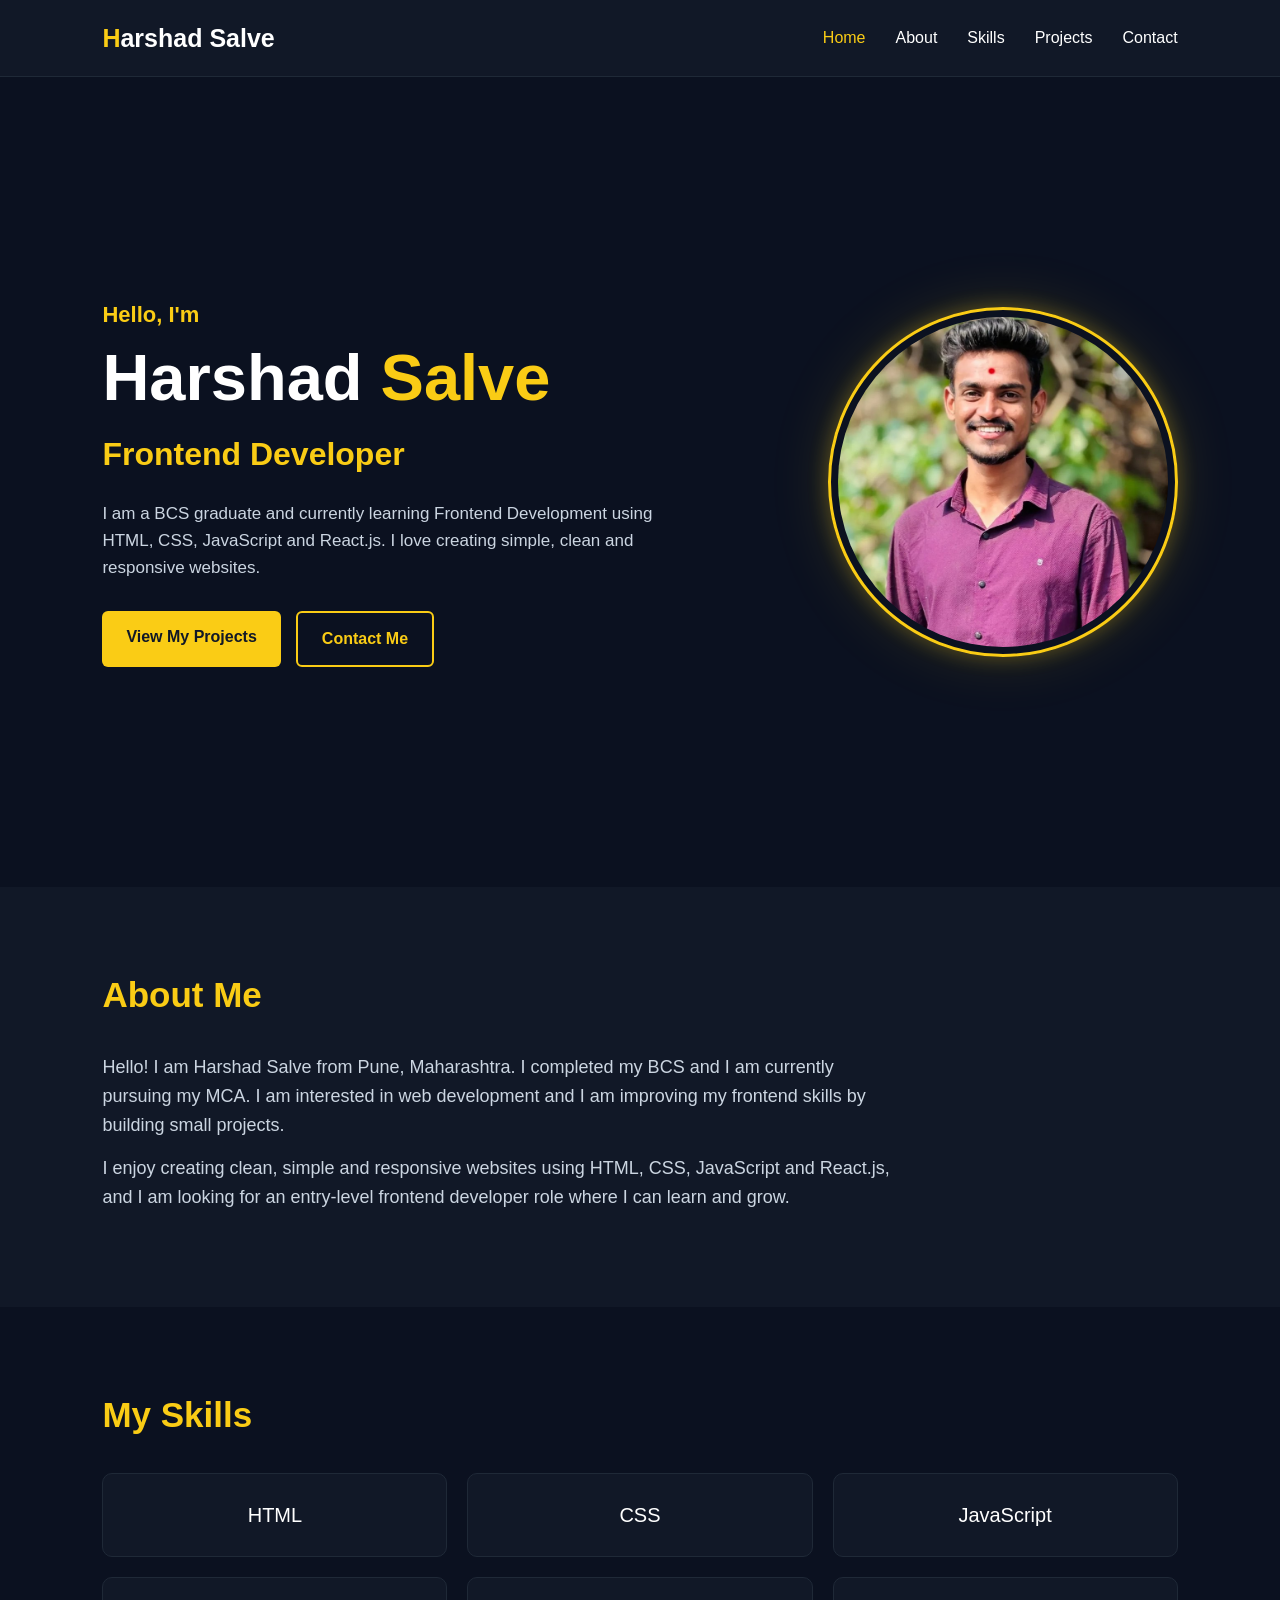
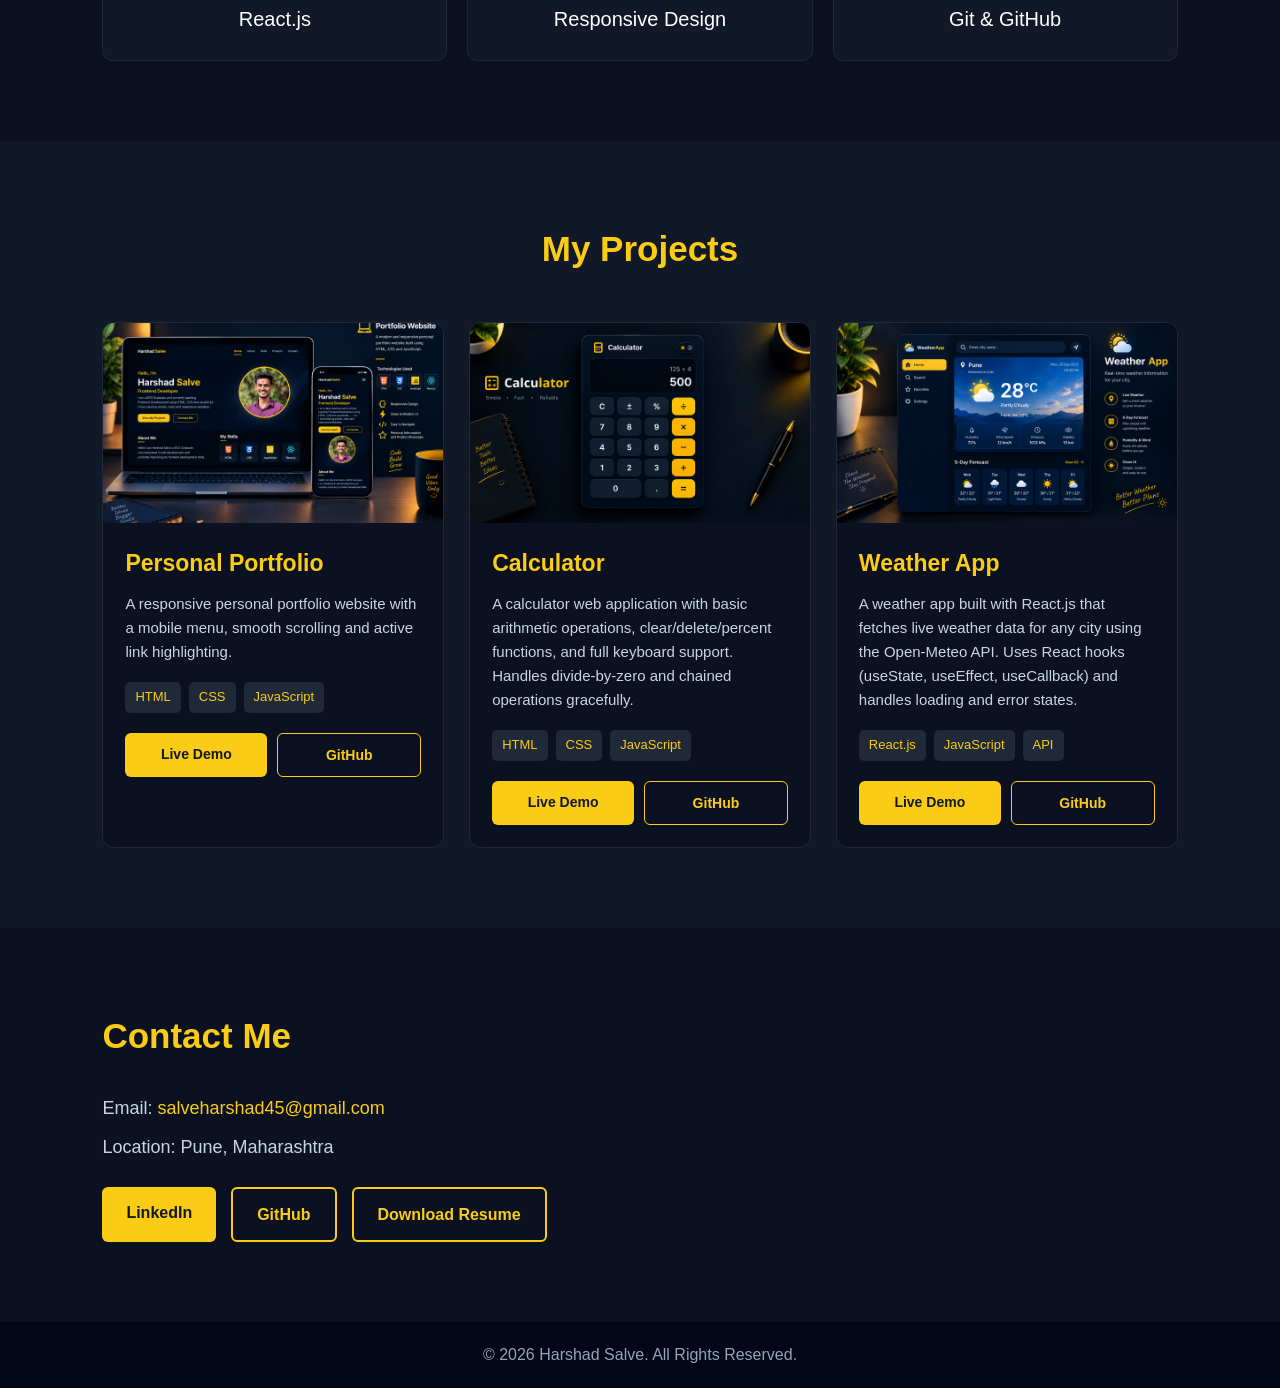
<file: index.html>
<!DOCTYPE html>
<html lang="en">

<head>

    <meta charset="UTF-8">
    <meta name="viewport" content="width=device-width, initial-scale=1.0">

    <title>Harshad Salve | Frontend Developer Portfolio</title>

    <meta name="description" content="Portfolio of Harshad Salve, a fresher frontend developer from Pune skilled in HTML, CSS, JavaScript and React.js.">

    <!-- Favicon (simple yellow "H") -->
    <link rel="icon" href="data:image/svg+xml,<svg xmlns='http://www.w3.org/2000/svg' viewBox='0 0 100 100'><rect width='100' height='100' rx='20' fill='%230b1120'/><text x='50' y='72' font-size='70' font-family='Arial' font-weight='bold' text-anchor='middle' fill='%23facc15'>H</text></svg>">

    <link rel="stylesheet" href="style.css">

</head>


<body>


    <!-- =========================
         HEADER / NAVBAR
    ========================== -->

    <header>

        <nav>

            <h2>Harshad Salve</h2>

            <ul>
                <li><a href="#home">Home</a></li>
                <li><a href="#about">About</a></li>
                <li><a href="#skills">Skills</a></li>
                <li><a href="#projects">Projects</a></li>
                <li><a href="#contact">Contact</a></li>
            </ul>

        </nav>

    </header>



    <!-- =========================
         HOME SECTION
    ========================== -->

    <section id="home">

        <!-- Left Content -->
        <div class="home-content">

            <p class="intro-text">Hello, I'm</p>

            <h1>Harshad <span>Salve</span></h1>

            <h2>Frontend Developer</h2>

            <p class="description">
                I am a BCS graduate and currently learning
                Frontend Development using HTML, CSS, JavaScript and React.js.
                I love creating simple, clean and responsive websites.
            </p>

            <div class="home-buttons">
                <a href="#projects" class="primary-btn">View My Projects</a>
                <a href="#contact" class="secondary-btn">Contact Me</a>
            </div>

        </div>

        <!-- Profile Image -->
        <div class="home-image">
            <div class="image-circle">
                <img src="profile.jpg" alt="Harshad Salve">
            </div>
        </div>

    </section>



    <!-- =========================
         ABOUT SECTION
    ========================== -->

    <section id="about">

        <h2>About Me</h2>

        <p>
            Hello! I am Harshad Salve from Pune, Maharashtra. I completed my BCS
            and I am currently pursuing my MCA. I am interested in web development
            and I am improving my frontend skills by building small projects.
        </p>

        <p>
            I enjoy creating clean, simple and responsive websites using
            HTML, CSS, JavaScript and React.js, and I am looking for an
            entry-level frontend developer role where I can learn and grow.
        </p>

    </section>



    <!-- =========================
         SKILLS SECTION
    ========================== -->

    <section id="skills">

        <h2>My Skills</h2>

        <!-- TIP: Only keep the skills you are comfortable talking about in an interview -->
        <ul>
            <li>HTML</li>
            <li>CSS</li>
            <li>JavaScript</li>
            <li>React.js</li>
            <li>Responsive Design</li>
            <li>Git &amp; GitHub</li>
        </ul>

    </section>



    <!-- =========================
         PROJECTS SECTION
    ========================== -->

    <section id="projects">

        <h2>My Projects</h2>

        <div class="projects-container">


            <!-- PROJECT 1 -->
            
            <div class="project-card">

                <img src="project1.jpg" alt="Personal portfolio website screenshot">

                <div class="project-content">

                    <h3>Personal Portfolio</h3>

                    <p>
                        A responsive personal portfolio website with a mobile menu,
                        smooth scrolling and active link highlighting.
                    </p>

                    <div class="project-tech">
                        <span>HTML</span>
                        <span>CSS</span>
                        <span>JavaScript</span>
                    </div>

                    <div class="project-buttons">
                        <a href="https://harshadsalve-dev.github.io/"
                           class="live-btn" target="_blank" rel="noopener noreferrer">Live Demo</a>

                        <a href="https://github.com/harshadsalve-dev/harshadsalve-dev.github.io"
                           class="github-btn" target="_blank" rel="noopener noreferrer">GitHub</a>
                    </div>

                </div>

            </div>



            <!-- PROJECT 2 -->
            <!--"calculator"  -->
            <div class="project-card">

                <img src="project2.jpg" alt="Calculator app screenshot">

                <div class="project-content">

                    <h3>Calculator</h3>

                    <p>
                        A calculator web application with basic arithmetic operations,
                        clear/delete/percent functions, and full keyboard support. 
                        Handles divide-by-zero and chained operations gracefully.
                    </p>

                    <div class="project-tech">
                        <span>HTML</span>
                        <span>CSS</span>
                        <span>JavaScript</span>
                    </div>

                    <div class="project-buttons">
                        <a href="https://harshadsalve-dev.github.io/calculator/"
                           class="live-btn" target="_blank" rel="noopener noreferrer">Live Demo</a>

                        <a href="https://github.com/harshadsalve-dev/harshadsalve-dev.github.io/tree/main/calculator"
                           class="github-btn" target="_blank" rel="noopener noreferrer">GitHub</a>
                    </div>

                </div>

            </div>



            <!-- PROJECT 3 -->
            <!-- weather API. -->
            <div class="project-card">

                <img src="project3.jpg" alt="Weather app screenshot">

                <div class="project-content">

                    <h3>Weather App</h3>

                    <p>
                        A weather app built with React.js that fetches live weather data for any city using the Open-Meteo API. 
                        Uses React hooks (useState, useEffect, useCallback) and handles loading and error states.
                    </p>

                    <div class="project-tech">
                        <span>React.js</span>
                        <span>JavaScript</span>
                        <span>API</span>
                    </div>

                    <div class="project-buttons">
                        <a href="https://harshadsalve-dev.github.io/weather-app/"
                           class="live-btn" target="_blank" rel="noopener noreferrer">Live Demo</a>

                        <a href=" https://github.com/harshadsalve-dev/harshadsalve-dev.github.io/tree/main/weather-app"
                           class="github-btn" target="_blank" rel="noopener noreferrer">GitHub</a>
                    </div>

                </div>

            </div>


        </div>

    </section>



    <!-- =========================
         CONTACT SECTION
    ========================== -->

    <section id="contact">

        <h2>Contact Me</h2>

        <p>
            Email:
            <a href="mailto:salveharshad45@gmail.com">salveharshad45@gmail.com</a>
        </p>

        <p>
            Location: Pune, Maharashtra
        </p>

        <!--  Resume button. -->
        <div class="contact-links">

            <a href="https://www.linkedin.com/in/harshadsalve-dev"
               class="primary-btn" target="_blank" rel="noopener noreferrer">LinkedIn</a>

            <a href="https://github.com/harshadsalve-dev"
               class="secondary-btn" target="_blank" rel="noopener noreferrer">GitHub</a>

            <a href="Harshad_Salve_Resume.pdf"
               class="secondary-btn" download>Download Resume</a>

        </div>

    </section>



    <!-- =========================
         FOOTER
    ========================== -->

    <footer>

        <p>© 2026 Harshad Salve. All Rights Reserved.</p>

    </footer>



    <!-- JavaScript -->
    <script src="script.js"></script>


</body>

</html>
</file>
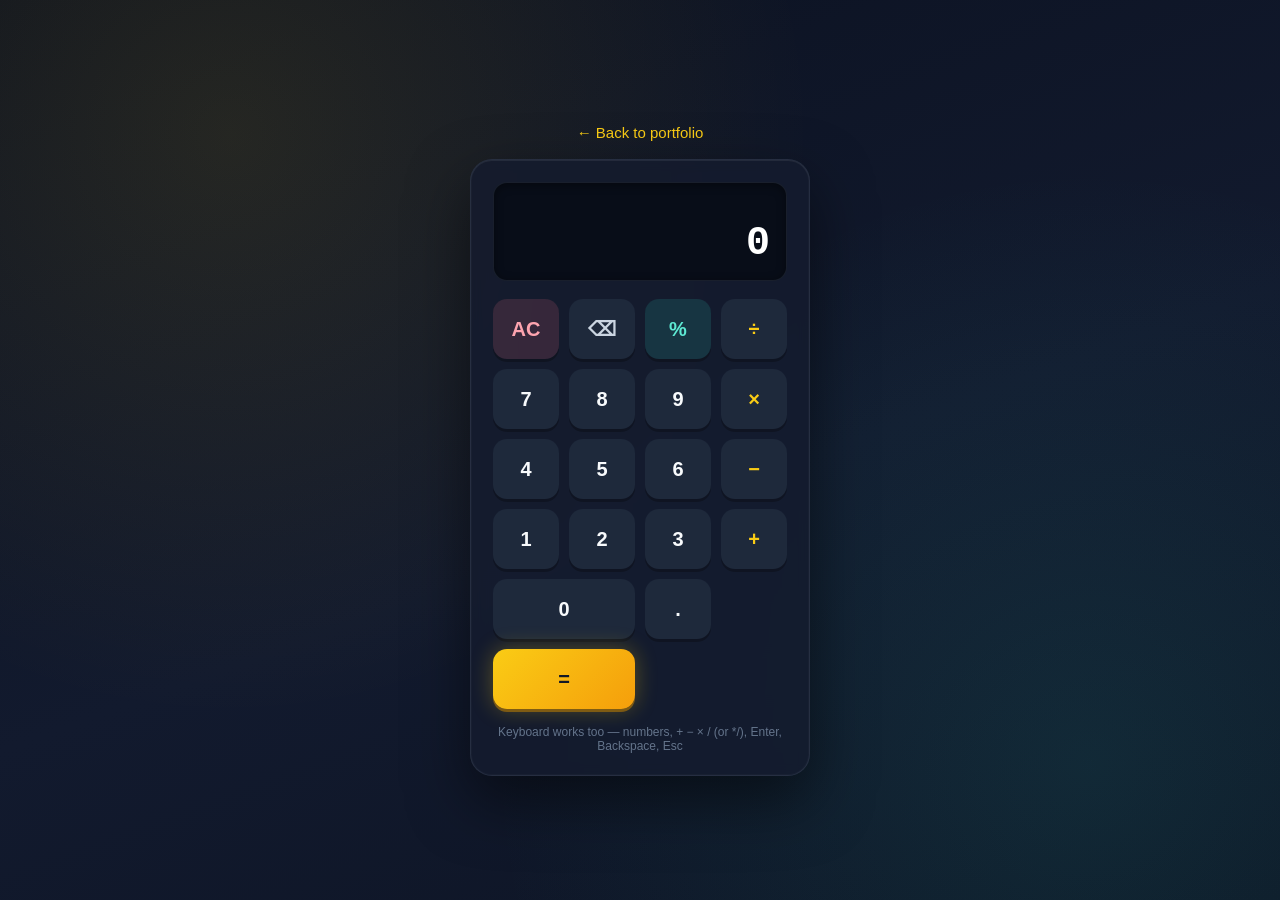
<file: calculator/index.htm>
<!DOCTYPE html>
<html lang="en">

<head>

    <meta charset="UTF-8">
    <meta name="viewport" content="width=device-width, initial-scale=1.0">

    <title>Calculator | Harshad Salve</title>
    <meta name="description" content="A simple, keyboard-friendly calculator built with HTML, CSS and JavaScript.">

    <link rel="icon" href="data:image/svg+xml,<svg xmlns='http://www.w3.org/2000/svg' viewBox='0 0 100 100'><rect width='100' height='100' rx='20' fill='%230b1120'/><text x='50' y='72' font-size='60' font-family='Arial' font-weight='bold' text-anchor='middle' fill='%23facc15'>%3D</text></svg>">

    <link rel="stylesheet" href="style.css">

</head>

<body>

    <a href="https://harshadsalve-dev.github.io/" class="back-link">&larr; Back to portfolio</a>

    <main class="calculator" id="calculator">

        <div class="display" aria-live="polite">
            <div class="expression" id="expression"></div>
            <div class="result" id="result">0</div>
        </div>

        <div class="keys">

            <button class="key key-fn" data-action="clear">AC</button>
            <button class="key key-fn" data-action="delete">⌫</button>
            <button class="key key-fn" data-action="percent">%</button>
            <button class="key key-op" data-action="operator" data-operator="÷">÷</button>

            <button class="key key-num" data-action="number" data-number="7">7</button>
            <button class="key key-num" data-action="number" data-number="8">8</button>
            <button class="key key-num" data-action="number" data-number="9">9</button>
            <button class="key key-op" data-action="operator" data-operator="×">×</button>

            <button class="key key-num" data-action="number" data-number="4">4</button>
            <button class="key key-num" data-action="number" data-number="5">5</button>
            <button class="key key-num" data-action="number" data-number="6">6</button>
            <button class="key key-op" data-action="operator" data-operator="−">−</button>

            <button class="key key-num" data-action="number" data-number="1">1</button>
            <button class="key key-num" data-action="number" data-number="2">2</button>
            <button class="key key-num" data-action="number" data-number="3">3</button>
            <button class="key key-op" data-action="operator" data-operator="+">+</button>

            <button class="key key-num key-zero" data-action="number" data-number="0">0</button>
            <button class="key key-num" data-action="decimal">.</button>
            <button class="key key-equals" data-action="equals">=</button>

        </div>

        <p class="hint">Keyboard works too — numbers, + − × / (or */), Enter, Backspace, Esc</p>

    </main>

    <script src="script.js"></script>

</body>

</html>
</file>
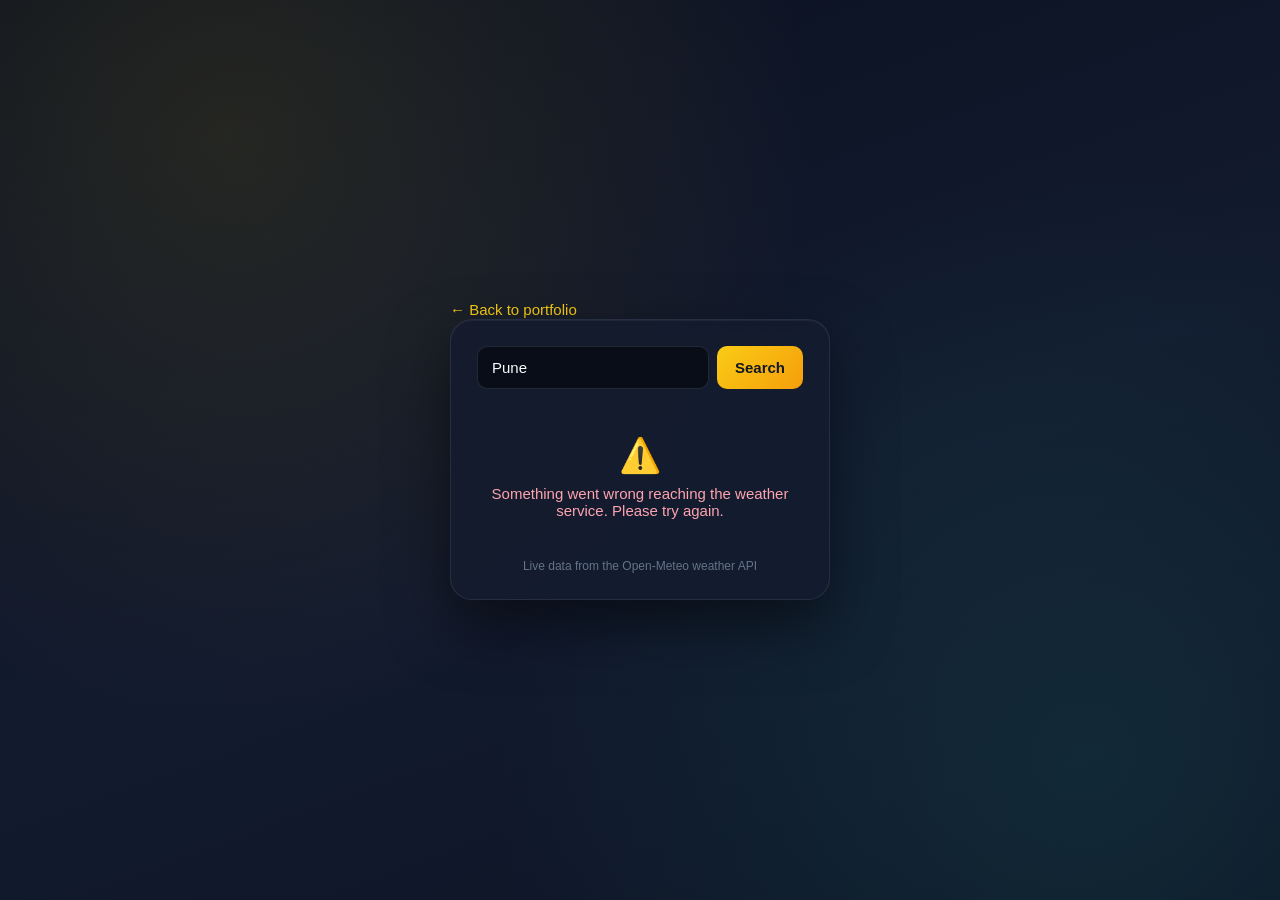
<file: weather-app/index.html>
<!doctype html>
<html lang="en">
  <head>
    <meta charset="UTF-8" />
    <link rel="icon" type="image/svg+xml" href="./favicon.svg" />
    <meta name="viewport" content="width=device-width, initial-scale=1.0" />
    <title>weather-app</title>
    <script type="module" crossorigin src="./assets/index-Bv2QdPzN.js"></script>
    <link rel="stylesheet" crossorigin href="./assets/index-B_PSNiM9.css">
  </head>
  <body>
    <div id="root"></div>
  </body>
</html>
</file>
<file: style.css>
/* =========================
   RESET
========================= */

* {
    margin: 0;
    padding: 0;
    box-sizing: border-box;
}

html {
    scroll-behavior: smooth;
}

body {
    font-family: Arial, sans-serif;
    background-color: #0b1120;
    color: #ffffff;
    line-height: 1.6;
}

/* Visible keyboard focus (accessibility) */
a:focus-visible,
button:focus-visible {
    outline: 3px solid #facc15;
    outline-offset: 3px;
}


/* =========================
   HEADER / NAVBAR
========================= */

header {
    background-color: #111827;
    padding: 18px 8%;

    position: sticky;
    top: 0;
    z-index: 1000;

    border-bottom: 1px solid #1f2937;

    transition: background-color 0.3s;
}

/* Added by script.js when the page is scrolled */
header.scrolled {
    background-color: #020617;
}

nav {
    display: flex;
    justify-content: space-between;
    align-items: center;
}

nav h2 {
    color: #ffffff;
    font-size: 25px;
}

nav h2::first-letter {
    color: #facc15;
}


/* Navigation Links */

nav ul {
    list-style: none;
    display: flex;
    gap: 30px;
}

nav ul li a {
    color: #ffffff;
    text-decoration: none;
    font-size: 16px;
    transition: 0.3s;
}

nav ul li a:hover {
    color: #facc15;
}

nav ul li a.active {
    color: #facc15;
}


/* Mobile Menu Button */

.menu-btn {
    display: none;
    background: transparent;
    border: none;
    color: #facc15;
    font-size: 28px;
    cursor: pointer;
}


/* =========================
   COMMON SECTION
========================= */

section {
    padding: 80px 8%;

    /* Keeps section headings visible below the sticky header */
    scroll-margin-top: 70px;
}

section h2 {
    font-size: 35px;
    margin-bottom: 30px;
    color: #facc15;
}


/* =========================
   HOME SECTION
========================= */

#home {
    min-height: 90vh;
    display: flex;
    justify-content: space-between;
    align-items: center;
    gap: 60px;
    padding-top: 80px;
    padding-bottom: 80px;
}


/* Home Left Content */

.home-content {
    max-width: 650px;
}

.intro-text {
    color: #facc15;
    font-size: 22px;
    font-weight: bold;
    margin-bottom: 10px;
}

.home-content h1 {
    font-size: 65px;
    line-height: 1.1;
    margin-bottom: 15px;
}

.home-content h1 span {
    color: #facc15;
}

.home-content h2 {
    color: #facc15;
    font-size: 32px;
    margin-bottom: 20px;
}

.description {
    color: #cbd5e1;
    font-size: 17px;
    max-width: 600px;
    margin-bottom: 30px;
}


/* =========================
   BUTTONS (Home + Contact)
========================= */

.home-buttons {
    display: flex;
    gap: 15px;
    flex-wrap: wrap;
}

.primary-btn,
.secondary-btn {
    display: inline-block;
    padding: 13px 24px;
    border-radius: 6px;
    text-decoration: none;
    font-weight: bold;
    transition: 0.3s;
}

/* Primary Button */

.primary-btn {
    background-color: #facc15;
    color: #111827;
}

.primary-btn:hover {
    background-color: #ffffff;
    transform: translateY(-3px);
}

/* Secondary Button */

.secondary-btn {
    background-color: transparent;
    border: 2px solid #facc15;
    color: #facc15;
}

.secondary-btn:hover {
    background-color: #facc15;
    color: #111827;
    transform: translateY(-3px);
}


/* =========================
   PROFILE IMAGE
========================= */

.home-image {
    display: flex;
    justify-content: center;
    align-items: center;
}

.image-circle {
    width: 350px;
    height: 350px;
    padding: 7px;
    border-radius: 50%;
    border: 3px solid #facc15;
    box-shadow:
        0 0 20px rgba(250, 204, 21, 0.3),
        0 0 60px rgba(250, 204, 21, 0.15);
}

.image-circle img {
    width: 100%;
    height: 100%;
    object-fit: cover;
    border-radius: 50%;
    display: block;
}


/* =========================
   ABOUT SECTION
========================= */

#about {
    background-color: #111827;
}

#about p {
    max-width: 800px;
    color: #cbd5e1;
    font-size: 18px;
    margin-bottom: 15px;
}


/* =========================
   SKILLS SECTION
========================= */

#skills ul {
    display: grid;
    grid-template-columns: repeat(3, 1fr);
    gap: 20px;
    list-style: none;
}

#skills li {
    background-color: #111827;
    border: 1px solid #1f2937;
    padding: 25px;
    text-align: center;
    border-radius: 10px;
    font-size: 20px;
    transition: 0.3s;
}

#skills li:hover {
    border-color: #facc15;
    transform: translateY(-5px);
    color: #facc15;
}


/* =========================
   PROJECTS SECTION
========================= */

#projects {
    background-color: #111827;
}

#projects > h2 {
    text-align: center;
    margin-bottom: 45px;
}

/* Projects Container */

.projects-container {
    display: grid;
    grid-template-columns: repeat(3, 1fr);
    gap: 25px;
}

/* Project Card */

.project-card {
    background-color: #0b1120;
    border: 1px solid #1f2937;
    border-radius: 12px;
    overflow: hidden;
    transition: 0.3s;
}

.project-card:hover {
    transform: translateY(-8px);
    border-color: #facc15;
    box-shadow: 0 10px 30px rgba(0, 0, 0, 0.4);
}

/* Project Image */

.project-card img {
    width: 100%;
    height: 200px;
    object-fit: cover;
    display: block;
}

/* Project Content */

.project-content {
    padding: 22px;
}

.project-content h3 {
    color: #facc15;
    font-size: 23px;
    margin-bottom: 10px;
}

.project-content p {
    color: #cbd5e1;
    font-size: 15px;
    margin-bottom: 18px;
}

/* Project Technologies */

.project-tech {
    display: flex;
    flex-wrap: wrap;
    gap: 8px;
    margin-bottom: 20px;
}

.project-tech span {
    background-color: #1f2937;
    color: #facc15;
    padding: 5px 10px;
    border-radius: 5px;
    font-size: 13px;
}

/* Project Buttons */

.project-buttons {
    display: flex;
    gap: 10px;
}

.project-buttons a {
    flex: 1;
    text-align: center;
    padding: 10px;
    border-radius: 6px;
    text-decoration: none;
    font-weight: bold;
    font-size: 14px;
    transition: 0.3s;
}

/* Live Demo */

.live-btn {
    background-color: #facc15;
    color: #111827;
}

.live-btn:hover {
    background-color: #ffffff;
}

/* GitHub */

.github-btn {
    border: 1px solid #facc15;
    color: #facc15;
    background-color: transparent;
}

.github-btn:hover {
    background-color: #facc15;
    color: #111827;
}


/* =========================
   CONTACT SECTION
========================= */

#contact {
    background-color: #0b1120;
}

#contact p {
    color: #cbd5e1;
    margin-bottom: 10px;
    font-size: 18px;
}

#contact p a {
    color: #facc15;
    text-decoration: none;
}

#contact p a:hover {
    text-decoration: underline;
}

/* LinkedIn / GitHub / Resume buttons */

.contact-links {
    display: flex;
    flex-wrap: wrap;
    gap: 15px;
    margin-top: 25px;
}


/* =========================
   FOOTER
========================= */

footer {
    text-align: center;
    background-color: #020617;
    padding: 20px;
    color: #94a3b8;
}


/* =========================
   TABLET
========================= */

@media (max-width: 900px) {

    #home {
        gap: 30px;
    }

    .home-content h1 {
        font-size: 50px;
    }

    .image-circle {
        width: 280px;
        height: 280px;
    }

    .projects-container {
        grid-template-columns: 1fr 1fr;
    }

    #skills ul {
        grid-template-columns: 1fr 1fr;
    }
}


/* =========================
   MOBILE
========================= */

@media (max-width: 768px) {

    /* Navbar */

    nav {
        position: relative;
    }

    .menu-btn {
        display: block;
    }

    nav ul {
        display: none;
        position: absolute;
        top: 55px;
        right: 0;
        width: 200px;
        background-color: #111827;
        flex-direction: column;
        gap: 0;
        padding: 15px;
        border-radius: 10px;
        border: 1px solid #1f2937;
        box-shadow: 0 5px 20px rgba(0, 0, 0, 0.4);
    }

    nav ul.show-menu {
        display: flex;
    }

    nav ul li {
        width: 100%;
        text-align: center;
    }

    nav ul li a {
        display: block;
        padding: 10px;
    }

    /* Home */

    #home {
        min-height: auto;
        flex-direction: column;
        text-align: center;
        padding-top: 70px;
        padding-bottom: 70px;
    }

    .home-content {
        max-width: 100%;
    }

    .home-content h1 {
        font-size: 45px;
    }

    .home-content h2 {
        font-size: 26px;
    }

    .description {
        font-size: 16px;
    }

    .home-buttons {
        justify-content: center;
    }

    .home-image {
        margin-top: 20px;
    }

    .image-circle {
        width: 260px;
        height: 260px;
    }

    /* Skills */

    #skills ul {
        grid-template-columns: 1fr 1fr;
    }

    /* Projects */

    .projects-container {
        grid-template-columns: 1fr 1fr;
    }
}


/* =========================
   SMALL MOBILE
========================= */

@media (max-width: 600px) {

    section {
        padding: 60px 5%;
    }

    section h2 {
        font-size: 30px;
    }

    .home-content h1 {
        font-size: 36px;
    }

    .home-content h2 {
        font-size: 23px;
    }

    .image-circle {
        width: 210px;
        height: 210px;
    }

    .primary-btn,
    .secondary-btn {
        width: 100%;
        text-align: center;
    }

    .projects-container {
        grid-template-columns: 1fr;
    }

    .project-card img {
        height: 220px;
    }

    #skills ul {
        grid-template-columns: 1fr;
    }
}


/* =========================
   VERY SMALL MOBILE
========================= */

@media (max-width: 480px) {

    header {
        padding: 15px 5%;
    }

    nav h2 {
        font-size: 22px;
    }

    nav ul {
        width: 180px;
    }

    nav ul li a {
        font-size: 14px;
    }
}


/* =========================
   REDUCED MOTION
   (for people who turn off animations on their device)
========================= */

@media (prefers-reduced-motion: reduce) {

    html {
        scroll-behavior: auto;
    }

    * {
        transition: none !important;
    }
}
</file>
<file: calculator/style.css>
/* =========================
   RESET
========================= */

* {
    margin: 0;
    padding: 0;
    box-sizing: border-box;
}

body {
    min-height: 100vh;
    display: flex;
    flex-direction: column;
    align-items: center;
    justify-content: center;
    gap: 18px;

    font-family: Arial, sans-serif;
    color: #f8fafc;

    background-color: #0b1120;
    background-image:
        radial-gradient(circle at 18% 15%, rgba(250, 204, 21, 0.10) 0%, transparent 45%),
        radial-gradient(circle at 85% 85%, rgba(45, 212, 191, 0.10) 0%, transparent 45%),
        linear-gradient(160deg, #0b1120 0%, #121a2e 55%, #0d1424 100%);

    padding: 40px 16px;
}

/* Visible keyboard focus */
button:focus-visible,
a:focus-visible {
    outline: 3px solid #facc15;
    outline-offset: 3px;
}

.back-link {
    color: #facc15;
    text-decoration: none;
    font-size: 15px;
}

.back-link:hover {
    text-decoration: underline;
}


/* =========================
   CALCULATOR CARD
========================= */

.calculator {
    width: 100%;
    max-width: 340px;

    background-color: rgba(21, 28, 46, 0.85);
    border: 1px solid rgba(148, 163, 184, 0.14);
    border-radius: 22px;

    padding: 22px;

    box-shadow:
        0 25px 60px rgba(0, 0, 0, 0.5),
        0 0 0 1px rgba(255, 255, 255, 0.02) inset,
        0 1px 0 rgba(255, 255, 255, 0.05) inset;

    backdrop-filter: blur(6px);
}


/* =========================
   DISPLAY
========================= */

.display {
    background-color: #080d18;
    border: 1px solid rgba(148, 163, 184, 0.12);
    border-radius: 14px;

    padding: 18px 16px 14px;
    margin-bottom: 18px;

    text-align: right;

    box-shadow: 0 2px 10px rgba(0, 0, 0, 0.4) inset;

    font-variant-numeric: tabular-nums;
}

.expression {
    min-height: 20px;

    font-size: 15px;
    color: #7dd3c8;

    overflow-x: auto;
    white-space: nowrap;
}

.result {
    font-family: "SFMono-Regular", Consolas, "Liberation Mono", Menlo, monospace;
    font-size: 40px;
    font-weight: 700;
    color: #ffffff;

    overflow-x: auto;
    white-space: nowrap;
}

.result.error {
    color: #fb7185;
    font-size: 24px;
}


/* =========================
   KEYS
========================= */

.keys {
    display: grid;
    grid-template-columns: repeat(4, 1fr);
    gap: 10px;
}

.key {
    border: none;
    border-radius: 14px;

    height: 60px;

    font-size: 20px;
    font-weight: 600;

    cursor: pointer;

    transition: transform 0.08s ease, background-color 0.2s, box-shadow 0.2s;
    box-shadow: 0 3px 0 rgba(0, 0, 0, 0.25);
}

.key:active {
    transform: translateY(2px) scale(0.98);
    box-shadow: 0 1px 0 rgba(0, 0, 0, 0.25);
}

/* Number keys */
.key-num {
    background-color: #1e293b;
    color: #f8fafc;
}

.key-num:hover {
    background-color: #283449;
}

.key-zero {
    grid-column: span 2;
}

/* AC — destructive, soft rose */
.key[data-action="clear"] {
    background-color: rgba(251, 113, 133, 0.14);
    color: #fda4af;
}

.key[data-action="clear"]:hover {
    background-color: rgba(251, 113, 133, 0.24);
}

/* Delete — neutral, quieter than AC */
.key[data-action="delete"] {
    background-color: #1e293b;
    color: #cbd5e1;
}

.key[data-action="delete"]:hover {
    background-color: #283449;
}

/* Percent — teal, a distinct utility action */
.key[data-action="percent"] {
    background-color: rgba(45, 212, 191, 0.14);
    color: #5eead4;
}

.key[data-action="percent"]:hover {
    background-color: rgba(45, 212, 191, 0.24);
}

/* Operator keys */
.key-op {
    background-color: #1e293b;
    color: #facc15;
    font-weight: 700;
}

.key-op:hover {
    background-color: #283449;
}

.key-op.is-active {
    background: linear-gradient(135deg, #facc15, #f59e0b);
    color: #111827;
    box-shadow: 0 3px 0 rgba(0, 0, 0, 0.3), 0 0 18px rgba(250, 204, 21, 0.35);
}

/* Equals key — the one bold, memorable element */
.key-equals {
    grid-column: span 2;

    background: linear-gradient(135deg, #facc15, #f59e0b);
    color: #111827;

    box-shadow: 0 3px 0 rgba(180, 120, 5, 0.6), 0 0 22px rgba(250, 204, 21, 0.3);
}

.key-equals:hover {
    filter: brightness(1.08);
}


/* =========================
   HINT TEXT
========================= */

.hint {
    margin-top: 16px;

    text-align: center;
    font-size: 12px;
    color: #64748b;
}


/* =========================
   MOBILE
========================= */

@media (max-width: 380px) {

    .calculator {
        padding: 16px;
    }

    .key {
        height: 52px;
        font-size: 18px;
    }

    .result {
        font-size: 32px;
    }
}


/* =========================
   REDUCED MOTION
========================= */

@media (prefers-reduced-motion: reduce) {

    .key {
        transition: none;
    }

    .key:active {
        transform: none;
    }
}
</file>
<file: weather-app/assets/index-B_PSNiM9.css>
*{box-sizing:border-box;margin:0;padding:0}body{color:#f8fafc;background-color:#0b1120;background-image:radial-gradient(circle at 18% 15%,#facc151a 0%,#0000 45%),radial-gradient(circle at 85% 85%,#2dd4bf1a 0%,#0000 45%),linear-gradient(160deg,#0b1120 0%,#121a2e 55%,#0d1424 100%);flex-direction:column;justify-content:center;align-items:center;gap:18px;min-height:100vh;padding:40px 16px;font-family:Arial,sans-serif;display:flex}button:focus-visible,input:focus-visible,a:focus-visible{outline-offset:3px;outline:3px solid #facc15}.back-link{color:#facc15;font-size:15px;text-decoration:none}.back-link:hover{text-decoration:underline}.weather-card{-webkit-backdrop-filter:blur(6px);backdrop-filter:blur(6px);background-color:#151c2ed9;border:1px solid #94a3b824;border-radius:22px;width:100%;max-width:380px;padding:26px;box-shadow:0 25px 60px #00000080,inset 0 1px #ffffff0d}.search-row{gap:8px;margin-bottom:22px;display:flex}.search-input{color:#f8fafc;background-color:#080d18;border:1px solid #94a3b82e;border-radius:10px;flex:1;padding:12px 14px;font-size:15px}.search-input::placeholder{color:#64748b}.search-btn{color:#111827;cursor:pointer;background:linear-gradient(135deg,#facc15,#f59e0b);border:none;border-radius:10px;padding:0 18px;font-size:15px;font-weight:700;transition:filter .2s}.search-btn:hover{filter:brightness(1.08)}.search-btn:disabled{opacity:.6;cursor:not-allowed}.state-box{text-align:center;color:#94a3b8;padding:30px 10px}.spinner{border:3px solid #facc1533;border-top-color:#facc15;border-radius:50%;width:34px;height:34px;margin:0 auto 14px;animation:.8s linear infinite spin}@keyframes spin{to{transform:rotate(360deg)}}.error-box{text-align:center;padding:24px 10px}.error-box .icon{margin-bottom:10px;font-size:34px}.error-box p{color:#fda4af;font-size:15px}.result{text-align:center}.location{color:#fff;font-size:19px;font-weight:700}.local-time{color:#64748b;margin-top:2px;margin-bottom:14px;font-size:13px}.weather-icon{margin-bottom:6px;font-size:72px;line-height:1}.temp-row{justify-content:center;align-items:baseline;gap:10px;display:flex}.temp{color:#fff;font-variant-numeric:tabular-nums;font-family:SFMono-Regular,Consolas,Liberation Mono,Menlo,monospace;font-size:52px;font-weight:700}.unit-toggle{border:1px solid #94a3b833;border-radius:8px;display:flex;overflow:hidden}.unit-toggle button{color:#94a3b8;cursor:pointer;background-color:#1e293b;border:none;padding:6px 10px;font-size:13px;font-weight:700}.unit-toggle button.active{color:#111827;background-color:#facc15}.condition{color:#5eead4;margin-top:6px;margin-bottom:18px;font-size:16px}.meta-row{border-top:1px solid #94a3b824;justify-content:center;gap:26px;padding-top:16px;display:flex}.meta-item{text-align:center}.meta-item .label{color:#64748b;text-transform:uppercase;letter-spacing:.06em;margin-bottom:4px;font-size:11px;display:block}.meta-item .value{color:#f8fafc;font-size:15px;font-weight:700}.hint{text-align:center;color:#64748b;margin-top:16px;font-size:12px}@media (width<=380px){.weather-card{padding:18px}.temp{font-size:44px}.weather-icon{font-size:58px}}@media (prefers-reduced-motion:reduce){.spinner{border-top-color:#facc1533;animation:none}}
</file>
